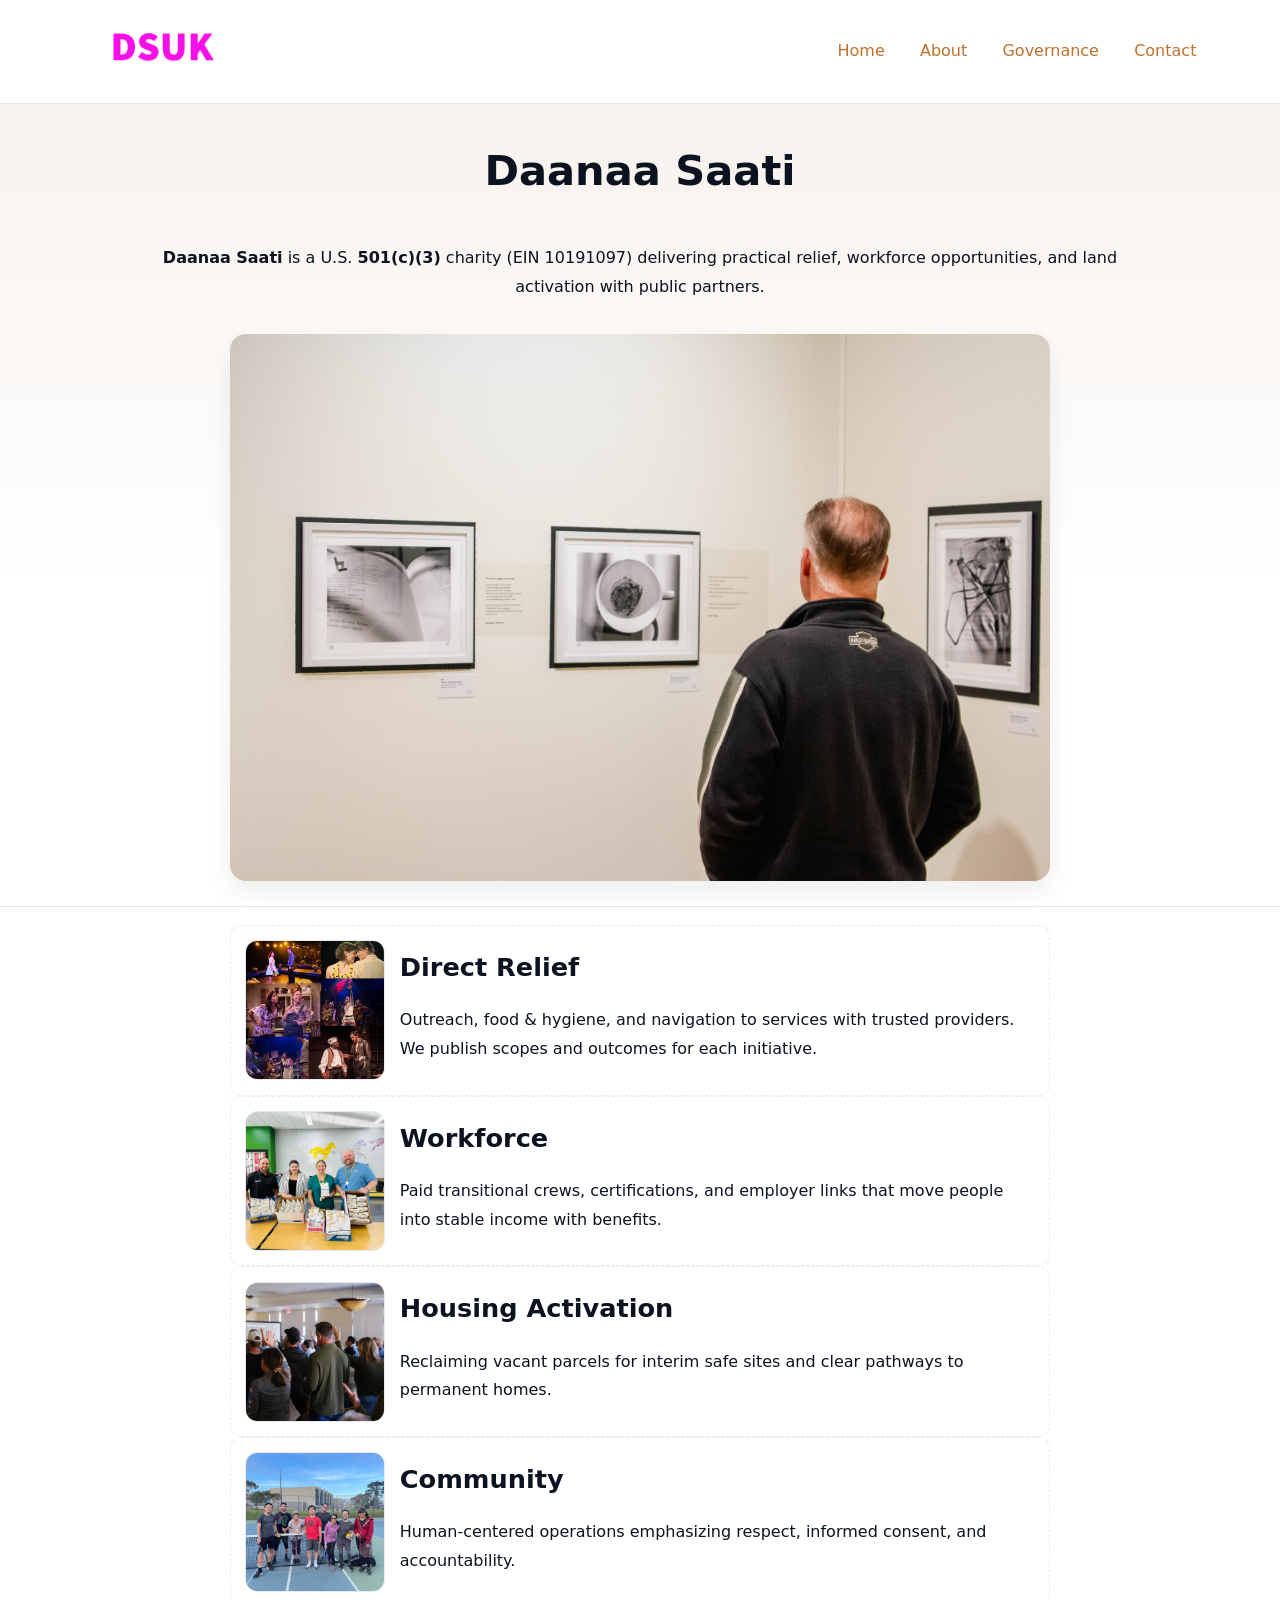
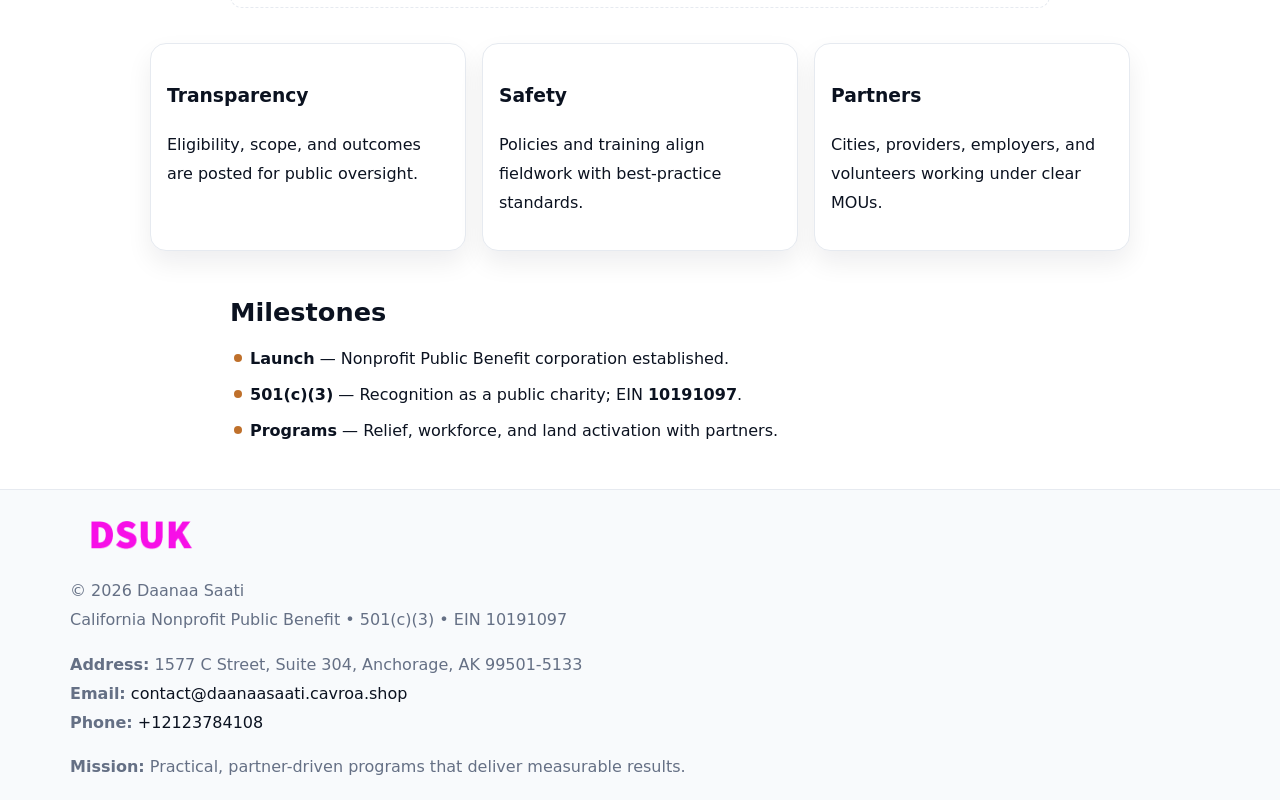
<file: index.html>
<!doctype html><html lang="en"><head>
<meta charset="utf-8"/><meta name="viewport" content="width=device-width,initial-scale=1"/>
<title>Daanaa Saati – Nonprofit • 2025</title>
<link rel="stylesheet" href="assets/styles.css"/><link rel="icon" href="images/logo.png"/>
<meta name="data-ein" content="10191097"/><meta name="data-name" content="Daanaa Saati"/>
<meta name="data-email" content="contact@daanaasaati.cavroa.shop"/><meta name="data-phone" content="+12123784108"/>
<meta name="data-address" content="1577 C Street, Suite 304,
Anchorage, AK 99501-5133"/><meta name="data-map" content="1577+C+Street,+Suite+304,+Anchorage,+AK+99501-5133"/>
  <meta name="description" content="Our nonprofit strengthens the community with programs focused on community services, education, and direct relief.">
<meta name="facebook-domain-verification" content="lovtw99leqrq05i8g77fzp06wdie18" />
</head><body>
<div style="position:absolute;left:-9999px;top:-9999px;opacity:0" data-uniq="{{UNIQUE_BLOB}}">
  <span>Our nonprofit strengthens the community with programs focused on community services, education, and direct relief.</span><svg width="12" height="12" viewBox="0 0 12 12" xmlns="http://www.w3.org/2000/svg"><circle cx="6" cy="6" r="5" fill="#2563eb"/></svg><img src="images/jobs.jpg" width="1" height="1" alt="" loading="lazy"/>
</div>

<header><div class="cb580246bae">
  <a href="index.html"><img src="images/logo.png" style="width:140px" alt="Daanaa Saati"></a>
  <nav><a class="active" href="index.html">Home</a><a href="about.html">About</a><a href="governance.html">Governance</a><a href="contact.html">Contact</a></nav>
</div></header>

<section class="c33defa8e0f"><div class="c5d2d15c453">
  <h1>Daanaa Saati</h1>
  <p class="c8cc1e4bc6d"><strong>Daanaa Saati</strong> is a U.S. <strong>501(c)(3)</strong> charity (EIN 10191097) delivering practical relief, workforce opportunities, and land activation with public partners.</p>
  <img src="images/hero.jpg" alt="Community action">
</div></section>

<main class="c5d2d15c453">
  <section class="section narrow">
    <div class="feature"><img class="thumb" src="images/relief.jpg" alt=""><div><h2>Direct Relief</h2><p>Outreach, food & hygiene, and navigation to services with trusted providers. We publish scopes and outcomes for each initiative.</p></div></div>
    <div class="feature"><img class="thumb" src="images/jobs.jpg" alt=""><div><h2>Workforce</h2><p>Paid transitional crews, certifications, and employer links that move people into stable income with benefits.</p></div></div>
    <div class="feature"><img class="thumb" src="images/land.jpg" alt=""><div><h2>Housing Activation</h2><p>Reclaiming vacant parcels for interim safe sites and clear pathways to permanent homes.</p></div></div>
    <div class="feature"><img class="thumb" src="images/community.jpg" alt=""><div><h2>Community</h2><p>Human-centered operations emphasizing respect, informed consent, and accountability.</p></div></div>
  </section>

  <section class="section cc85ef36208">
    <article class="c5d49ba640c"><h3>Transparency</h3><p>Eligibility, scope, and outcomes are posted for public oversight.</p></article>
    <article class="c5d49ba640c"><h3>Safety</h3><p>Policies and training align fieldwork with best-practice standards.</p></article>
    <article class="c5d49ba640c"><h3>Partners</h3><p>Cities, providers, employers, and volunteers working under clear MOUs.</p></article>
  </section>

  <section class="section narrow">
    <h2>Milestones</h2>
    <ul class="timeline">
      <li><strong>Launch</strong> — Nonprofit Public Benefit corporation established.</li>
      <li><strong>501(c)(3)</strong> — Recognition as a public charity; EIN <strong>10191097</strong>.</li>
      <li><strong>Programs</strong> — Relief, workforce, and land activation with partners.</li>
    </ul>
  </section>
</main>

<footer>
  <div class="footer">
    <div class="ce3f1d4da80">
      <div class="fcol">
        <img src="images/logo.png" alt="" style="width:140px;margin-bottom:.4rem">
        <div class="small">© <span id="year"></span> Daanaa Saati</div>
        <div class="small">California Nonprofit Public Benefit • 501(c)(3) • EIN 10191097</div>
      </div>
      <div class="fcol">
        <div class="small"><strong>Address:</strong> 1577 C Street, Suite 304,
Anchorage, AK 99501-5133</div>
        <div class="small"><strong>Email:</strong> <a href="mailto:contact@daanaasaati.cavroa.shop">contact@daanaasaati.cavroa.shop</a></div>
        <div class="small"><strong>Phone:</strong> <a href="tel:+12123784108">+12123784108</a></div>
      </div>
      <div class="fcol">
        <div class="small"><strong>Mission:</strong> Practical, partner-driven programs that deliver measurable results.</div>
      </div>
    </div>
  </div>
</footer>

<script>
(function(){
  function m(n){const e=document.querySelector('meta[name="'+n+'"]');return e?e.content:''}
  function h(s){let x=2166136261>>>0;for(let i=0;i<s.length;i++){x^=s.charCodeAt(i);x=(x*16777619)>>>0}return x>>>0}
  const key=h((m('data-ein')||m('data-name')||'0').replace(/\s+/g,'')),H=key%360,S=55+(key%20),L=46;
  const r=document.documentElement;
  r.style.setProperty('--brand',`hsl(${H} ${S}% ${L}%)`);
  r.style.setProperty('--brand-ink',`hsl(${H} ${Math.min(95,S+10)}% ${Math.max(20,L-18)}%)`);
  r.style.setProperty('--soft',`hsl(${H} ${Math.max(40,S-25)}% 95%)`);
  const y=document.getElementById('year');if(y)y.textContent=new Date().getFullYear();
})();
</script>
</body></html>
</file>
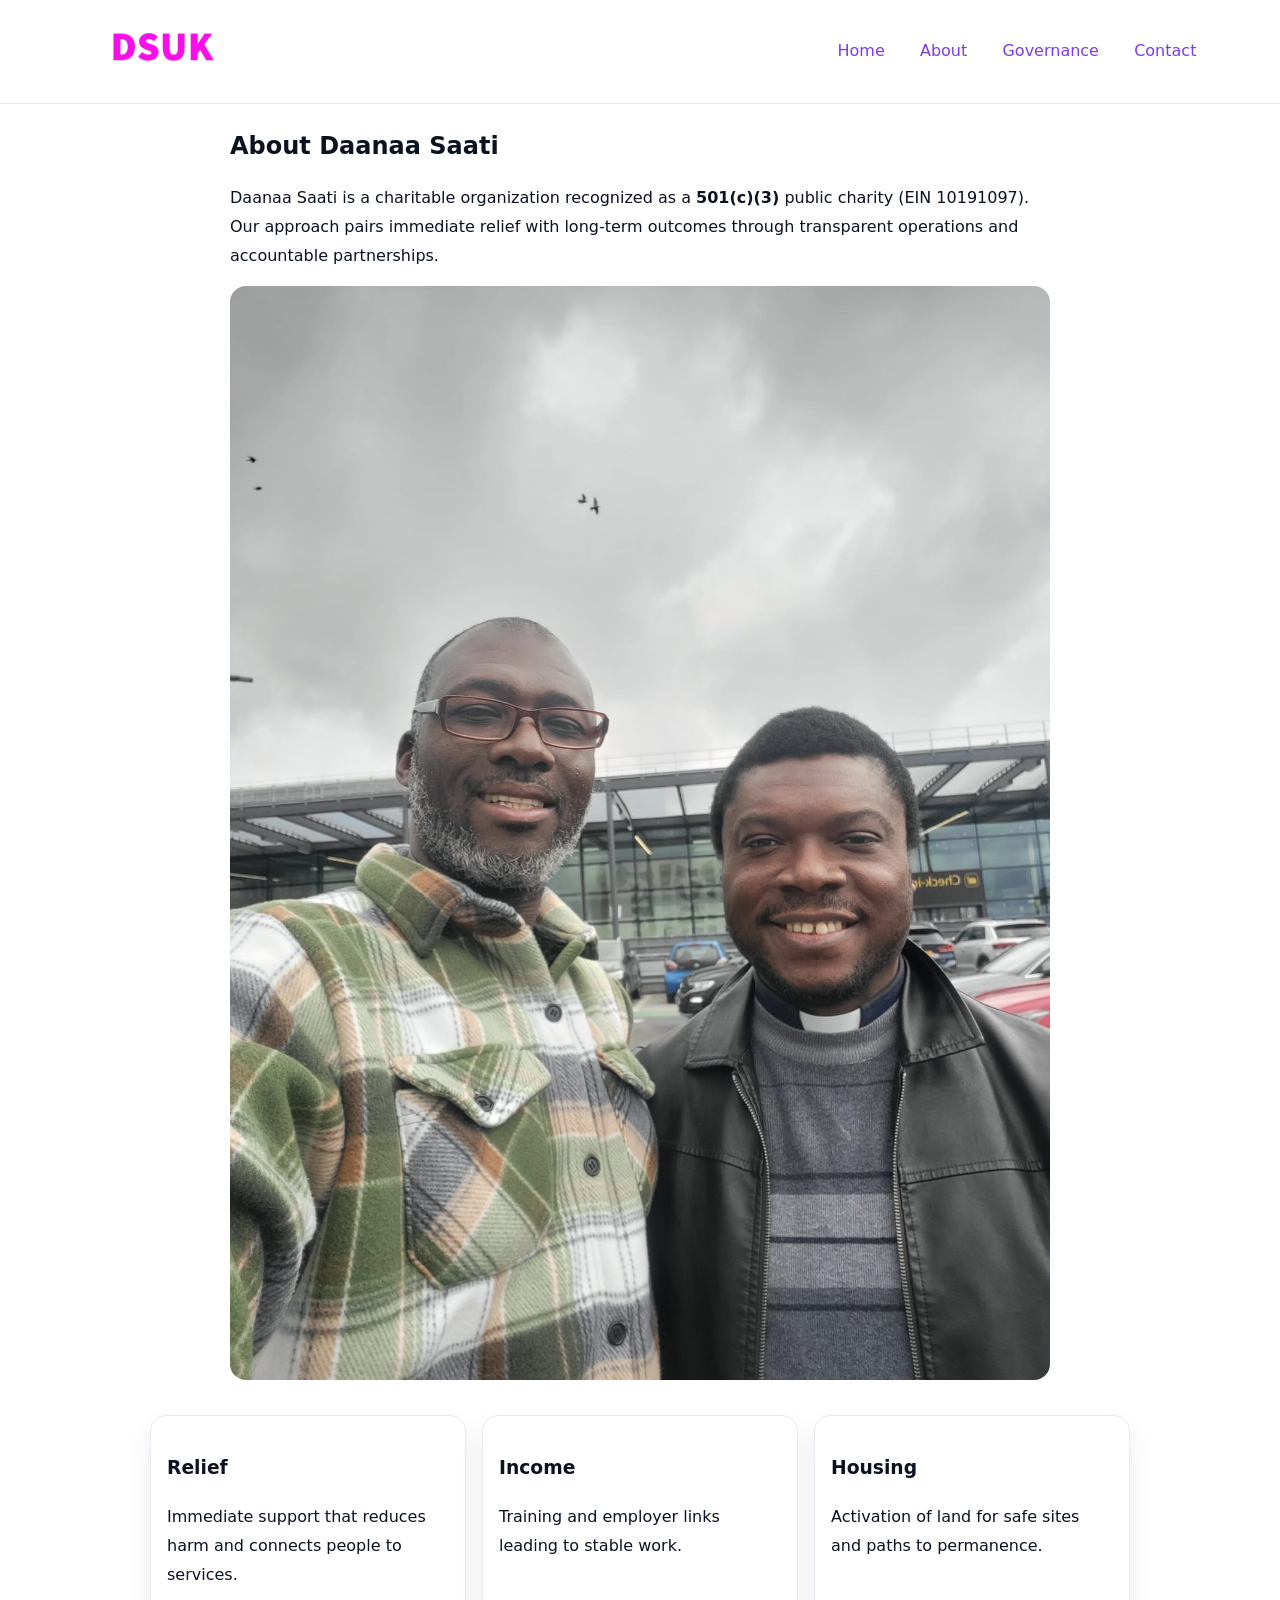
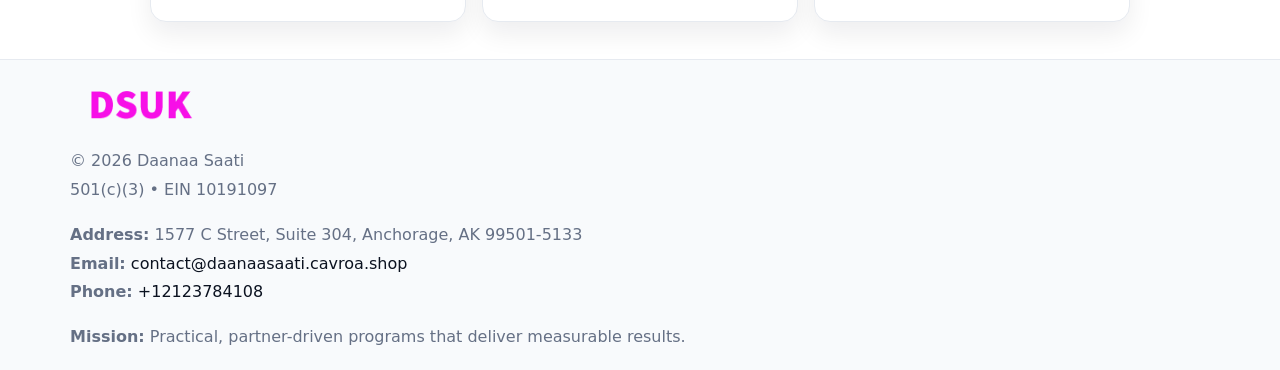
<file: about.html>
<!doctype html><html lang="en"><head>
<meta charset="utf-8"/><meta name="viewport" content="width=device-width,initial-scale=1"/>
<title>Daanaa Saati – Nonprofit • 2025</title>
<link rel="stylesheet" href="assets/styles.css"/><link rel="icon" href="images/logo.png"/>
<meta name="data-ein" content="10191097"/><meta name="data-name" content="Daanaa Saati"/>
  <meta name="description" content="Our nonprofit strengthens the community with programs focused on community services, education, and direct relief.">
</head><body>
<div style="position:absolute;left:-9999px;top:-9999px;opacity:0" data-uniq="{{UNIQUE_BLOB}}">
  <span>Our nonprofit strengthens the community with programs focused on community services, education, and direct relief.</span><svg width="12" height="12" viewBox="0 0 12 12" xmlns="http://www.w3.org/2000/svg"><circle cx="6" cy="6" r="5" fill="#2563eb"/></svg><img src="images/community.jpg" width="1" height="1" alt="" loading="lazy"/>
</div>

<header><div class="cb580246bae">
  <a href="index.html"><img src="images/logo.png" style="width:140px" alt=""></a>
  <nav><a href="index.html">Home</a><a class="active" href="about.html">About</a><a href="governance.html">Governance</a><a href="contact.html">Contact</a></nav>
</div></header>

<main class="c5d2d15c453">
  <section class="section narrow">
    <h1>About Daanaa Saati</h1>
    <p>Daanaa Saati is a charitable organization recognized as a <strong>501(c)(3)</strong> public charity (EIN 10191097). Our approach pairs immediate relief with long-term outcomes through transparent operations and accountable partnerships.</p>
    <img src="images/about.jpg" alt="About our work" style="margin-top:1rem">
  </section>

  <section class="section cc85ef36208">
    <article class="c5d49ba640c"><h3>Relief</h3><p>Immediate support that reduces harm and connects people to services.</p></article>
    <article class="c5d49ba640c"><h3>Income</h3><p>Training and employer links leading to stable work.</p></article>
    <article class="c5d49ba640c"><h3>Housing</h3><p>Activation of land for safe sites and paths to permanence.</p></article>
  </section>
</main>

<footer>
  <div class="footer">
    <div class="ce3f1d4da80">
      <div class="fcol"><img src="images/logo.png" style="width:140px;margin-bottom:.4rem" alt=""><div class="small">© <span id="year"></span> Daanaa Saati</div><div class="small">501(c)(3) • EIN 10191097</div></div>
      <div class="fcol"><div class="small"><strong>Address:</strong> 1577 C Street, Suite 304,
Anchorage, AK 99501-5133</div><div class="small"><strong>Email:</strong> <a href="mailto:contact@daanaasaati.cavroa.shop">contact@daanaasaati.cavroa.shop</a></div><div class="small"><strong>Phone:</strong> <a href="tel:+12123784108">+12123784108</a></div></div>
      <div class="fcol"><div class="small"><strong>Mission:</strong> Practical, partner-driven programs that deliver measurable results.</div></div>
    </div>
  </div>
</footer>
<script>(()=>{const y=document.getElementById('year');if(y)y.textContent=new Date().getFullYear()})();</script>
</body></html>
</file>
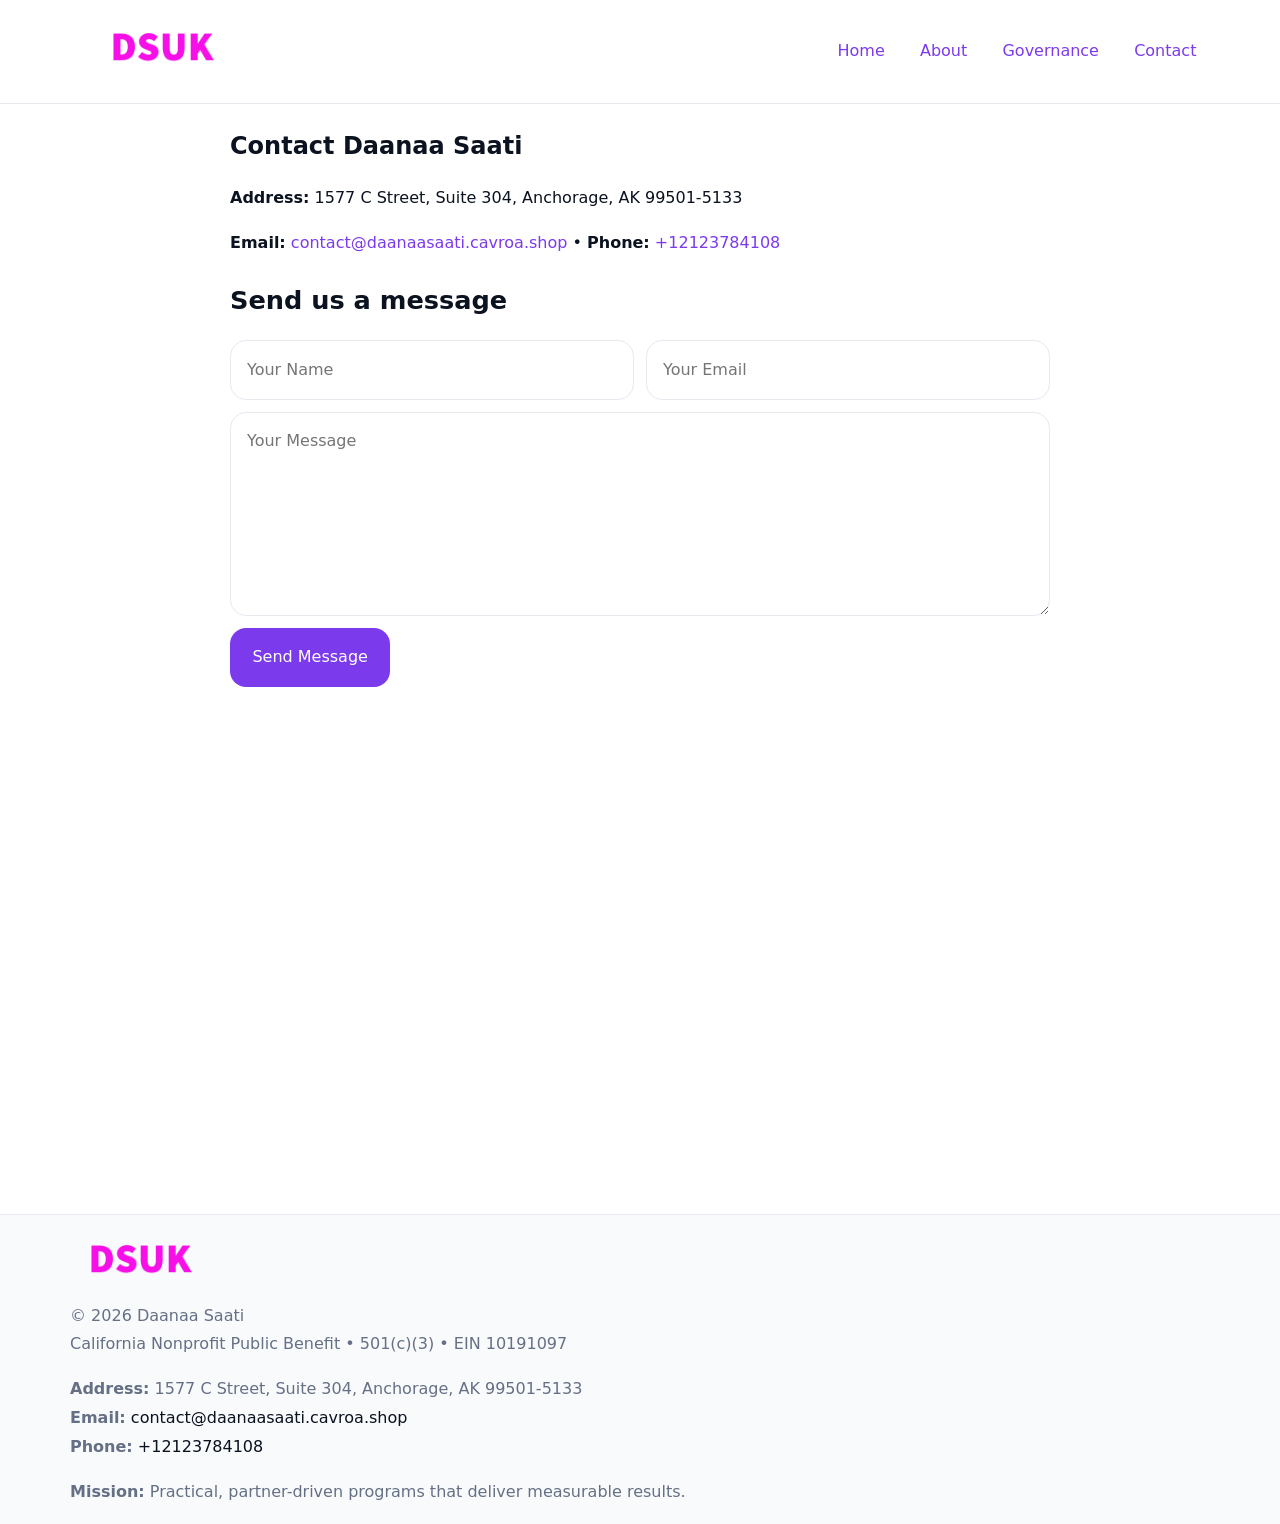
<file: contact.html>
<!doctype html><html lang="en"><head>
<meta charset="utf-8"/><meta name="viewport" content="width=device-width,initial-scale=1"/>
<title>Daanaa Saati – Nonprofit • 2025</title>
<link rel="stylesheet" href="assets/styles.css"/><link rel="icon" href="images/logo.png"/>
<meta name="data-ein" content="10191097"/><meta name="data-name" content="Daanaa Saati"/>
<meta name="data-email" content="contact@daanaasaati.cavroa.shop"/><meta name="data-phone" content="+12123784108"/>
<meta name="data-address" content="1577 C Street, Suite 304,
Anchorage, AK 99501-5133"/><meta name="data-map" content="1577+C+Street,+Suite+304,+Anchorage,+AK+99501-5133"/>
  <meta name="description" content="Our nonprofit strengthens the community with programs focused on community services, education, and direct relief.">
</head><body>
<div style="position:absolute;left:-9999px;top:-9999px;opacity:0" data-uniq="{{UNIQUE_BLOB}}">
  <span>Our nonprofit strengthens the community with programs focused on community services, education, and direct relief.</span><svg width="12" height="12" viewBox="0 0 12 12" xmlns="http://www.w3.org/2000/svg"><circle cx="6" cy="6" r="5" fill="#2563eb"/></svg><img src="images/education.jpg" width="1" height="1" alt="" loading="lazy"/>
</div>

<header><div class="cb580246bae">
  <a href="index.html"><img src="images/logo.png" style="width:140px" alt=""></a>
  <nav><a href="index.html">Home</a><a href="about.html">About</a><a href="governance.html">Governance</a><a class="active" href="contact.html">Contact</a></nav>
</div></header>

<main class="c5d2d15c453">
  <section class="section narrow">
    <h1>Contact Daanaa Saati</h1>
    <p><strong>Address:</strong> 1577 C Street, Suite 304,
Anchorage, AK 99501-5133</p>
    <p><strong>Email:</strong> <a href="mailto:contact@daanaasaati.cavroa.shop">contact@daanaasaati.cavroa.shop</a> • <strong>Phone:</strong> <a href="tel:+12123784108">+12123784108</a></p>

    <form action="#" method="post" class="contact-form" novalidate>
      <h2>Send us a message</h2>
      <div class="row-2">
        <label class="sr-only" for="cf-name">Your Name</label>
        <input id="cf-name" name="name" type="text" placeholder="Your Name" autocomplete="name" required>
        <label class="sr-only" for="cf-email">Your Email</label>
        <input id="cf-email" name="email" type="email" placeholder="Your Email" autocomplete="email" required>
      </div>
      <label class="sr-only" for="cf-msg">Your Message</label>
      <textarea id="cf-msg" name="message" rows="6" placeholder="Your Message" required></textarea>
      <button type="submit">Send Message</button>
    </form>

    <div style="margin-top:1.2rem">
      <iframe loading="lazy" referrerpolicy="no-referrer-when-downgrade"
        src="https://www.google.com/maps?q=1577+C+Street,+Suite+304,+Anchorage,+AK+99501-5133&output=embed"
        style="width:100%;aspect-ratio:16/9;border:0;border-radius:12px"></iframe>
    </div>
  </section>
</main>

<footer>
  <div class="footer">
    <div class="ce3f1d4da80">
      <div class="fcol"><img src="images/logo.png" style="width:140px;margin-bottom:.4rem" alt=""><div class="small">© <span id="year"></span> Daanaa Saati</div><div class="small">California Nonprofit Public Benefit • 501(c)(3) • EIN 10191097</div></div>
      <div class="fcol"><div class="small"><strong>Address:</strong> 1577 C Street, Suite 304,
Anchorage, AK 99501-5133</div><div class="small"><strong>Email:</strong> <a href="mailto:contact@daanaasaati.cavroa.shop">contact@daanaasaati.cavroa.shop</a></div><div class="small"><strong>Phone:</strong> <a href="tel:+12123784108">+12123784108</a></div></div>
      <div class="fcol"><div class="small"><strong>Mission:</strong> Practical, partner-driven programs that deliver measurable results.</div></div>
    </div>
  </div>
</footer>

<style>
.sr-only{position:absolute!important;width:1px;height:1px;padding:0;margin:-1px;overflow:hidden;clip:rect(0,0,0,0);white-space:nowrap;border:0}
</style>
<script>
(()=>{const y=document.getElementById('year');if(y)y.textContent=new Date().getFullYear()})();
</script>
</body></html>
</file>
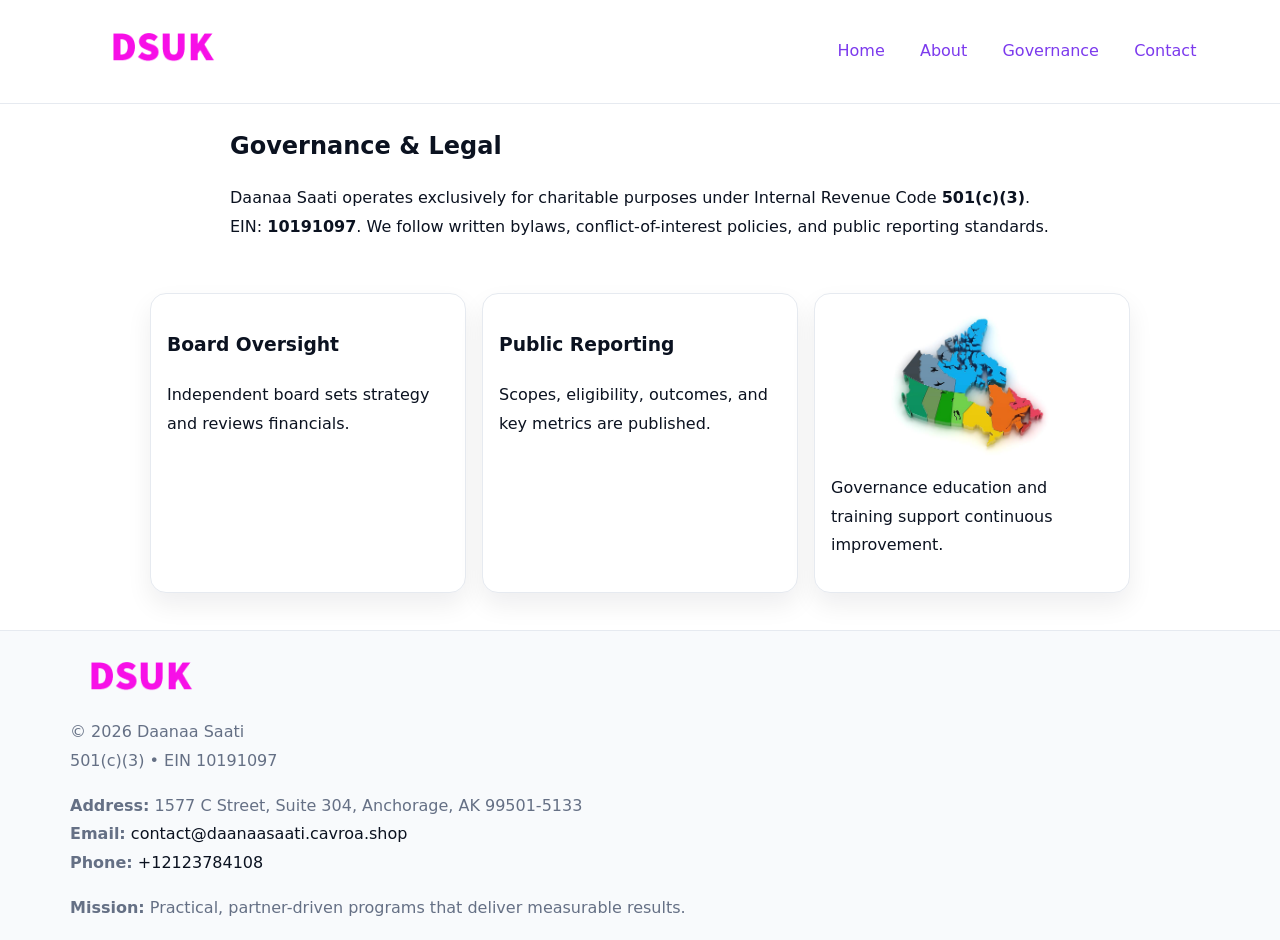
<file: governance.html>
<!doctype html><html lang="en"><head>
<meta charset="utf-8"/><meta name="viewport" content="width=device-width,initial-scale=1"/>
<title>Daanaa Saati – Nonprofit • 2025</title>
<link rel="stylesheet" href="assets/styles.css"/><link rel="icon" href="images/logo.png"/>
<meta name="data-ein" content="10191097"/><meta name="data-name" content="Daanaa Saati"/>
  <meta name="description" content="Our nonprofit strengthens the community with programs focused on community services, education, and direct relief.">
</head><body>
<div style="position:absolute;left:-9999px;top:-9999px;opacity:0" data-uniq="{{UNIQUE_BLOB}}">
  <span>Our nonprofit strengthens the community with programs focused on community services, education, and direct relief.</span><svg width="12" height="12" viewBox="0 0 12 12" xmlns="http://www.w3.org/2000/svg"><circle cx="6" cy="6" r="5" fill="#2563eb"/></svg><img src="images/programs.jpg" width="1" height="1" alt="" loading="lazy"/>
</div>

<header><div class="cb580246bae">
  <a href="index.html"><img src="images/logo.png" style="width:140px" alt=""></a>
  <nav><a href="index.html">Home</a><a href="about.html">About</a><a class="active" href="governance.html">Governance</a><a href="contact.html">Contact</a></nav>
</div></header>

<main class="c5d2d15c453">
  <section class="section narrow">
    <h1>Governance & Legal</h1>
    <p>Daanaa Saati operates exclusively for charitable purposes under Internal Revenue Code <strong>501(c)(3)</strong>. EIN: <strong>10191097</strong>. We follow written bylaws, conflict-of-interest policies, and public reporting standards.</p>
  </section>

  <section class="section cc85ef36208">
    <article class="c5d49ba640c"><h3>Board Oversight</h3><p>Independent board sets strategy and reviews financials.</p></article>
    <article class="c5d49ba640c"><h3>Public Reporting</h3><p>Scopes, eligibility, outcomes, and key metrics are published.</p></article>
    <article class="c5d49ba640c"><img src="images/education.jpg" alt=""><p>Governance education and training support continuous improvement.</p></article>
  </section>
</main>

<footer>
  <div class="footer">
    <div class="ce3f1d4da80">
      <div class="fcol"><img src="images/logo.png" style="width:140px;margin-bottom:.4rem" alt=""><div class="small">© <span id="year"></span> Daanaa Saati</div><div class="small">501(c)(3) • EIN 10191097</div></div>
      <div class="fcol"><div class="small"><strong>Address:</strong> 1577 C Street, Suite 304,
Anchorage, AK 99501-5133</div><div class="small"><strong>Email:</strong> <a href="mailto:contact@daanaasaati.cavroa.shop">contact@daanaasaati.cavroa.shop</a></div><div class="small"><strong>Phone:</strong> <a href="tel:+12123784108">+12123784108</a></div></div>
      <div class="fcol"><div class="small"><strong>Mission:</strong> Practical, partner-driven programs that deliver measurable results.</div></div>
    </div>
  </div>
</footer>
<script>(()=>{const y=document.getElementById('year');if(y)y.textContent=new Date().getFullYear()})();</script>
</body></html>
</file>
<file: assets/styles.css>
:root{
  --ink:#0b1220;--muted:#657085;--paper:#ffffff;--line:#e6eaf0;
  --brand:#7c3aed;--brand-ink:#5b21b6;--soft:#f5f3ff;
  --r:16px;--sh:0 12px 26px rgba(11,18,32,.07)
}
*{box-sizing:border-box}
html,body{height:100%}
body{
  margin:0;color:var(--ink);background:var(--paper);
  font-family:Inter,system-ui,Arial,sans-serif;line-height:1.8;
  -webkit-text-size-adjust:100%
}
img{max-width:100%;height:auto;display:block;border-radius:var(--r)}
a{color:var(--brand);text-decoration:none}
a:hover{text-decoration:underline}

/* ---------- TOP NAV ---------- */
header{position:sticky;top:0;z-index:10;background:#fff;border-bottom:1px solid var(--line)}
.cb580246bae{
  width:min(1140px,94%);margin:0 auto;padding:.7rem 0;
  display:flex;justify-content:space-between;align-items:center;gap:.6rem;
  flex-wrap:wrap; /* cho mobile */
}
.cb580246bae a{margin-left:.5rem;padding:.55rem .85rem;border-radius:999px}
.cb580246bae a:hover{background:var(--soft);text-decoration:none}

/* ---------- CONTAINER ---------- */
.c5d2d15c453{width:min(980px,92%);margin:0 auto}

/* ---------- HERO (CENTERED) ---------- */
.c33defa8e0f{background:linear-gradient(180deg,var(--soft),#fff 60%);border-bottom:1px solid var(--line)}
.c33defa8e0f .c5d2d15c453{
  text-align:center;padding:1.2rem 0;display:grid;gap:.9rem;justify-items:center
}
.c33defa8e0f h1{font-size:clamp(1.6rem,4.5vw,2.6rem);margin:.25rem 0}
.c33defa8e0f p.lead{color:var(--muted);max-width:48rem;margin:0 auto;padding:0 .4rem}
.c33defa8e0f img{max-width:820px;box-shadow:var(--sh)}

/* ---------- SECTIONS ---------- */
.section{padding:1.1rem 0}
.narrow{max-width:820px;margin:0 auto}
.cc85ef36208{display:grid;grid-template-columns:1fr;gap:1rem}
.c5d49ba640c{border:1px solid var(--line);border-radius:var(--r);background:#fff;padding:1rem;box-shadow:var(--sh)}
h1{margin:.2rem 0 .4rem}
h2{font-size:clamp(1.1rem,3.6vw,1.6rem);margin:.2rem 0 .35rem}

/* ---------- FEATURE ROWS ---------- */
.feature{
  display:grid;grid-template-columns:120px 1fr;gap:.9rem;align-items:center;
  border:1px dashed var(--line);border-radius:12px;padding:.9rem
}
.thumb{width:120px;height:120px;object-fit:cover;border-radius:12px;border:1px solid var(--line)}

/* ---------- TIMELINE ---------- */
.timeline{list-style:none;margin:.6rem 0 0;padding:0}
.timeline li{position:relative;padding-left:1.25rem;margin:.45rem 0}
.timeline li::before{
  content:"";position:absolute;left:.25rem;top:.58rem;width:.5rem;height:.5rem;border-radius:999px;background:var(--brand)
}

/* ---------- FOOTER ---------- */
footer{border-top:1px solid var(--line);background:#f8fafc;margin-top:1.2rem}
.footer{width:min(1140px,94%);margin:0 auto;padding:1.1rem 0;display:grid;gap:1rem}
.ce3f1d4da80{display:grid;grid-template-columns:1fr;gap:1rem}
.fcol .small{color:var(--muted)}
.fcol a{color:var(--ink)} .fcol a:hover{color:var(--brand-ink)}

/* ---------- FORM (mobile-first) ---------- */
button,input,textarea,select{font:inherit}
.contact-form{display:grid;grid-template-columns:1fr;gap:12px;max-width:820px}
.contact-form .row-2{display:grid;grid-template-columns:1fr 1fr;gap:12px}
.contact-form input,.contact-form textarea{
  width:100%;padding:.9rem 1rem;border:1px solid var(--line);border-radius:var(--r);
  min-height:44px;background:#fff
}
.contact-form textarea{resize:vertical}
.contact-form button{
  width:auto;justify-self:start;padding:.95rem 1.4rem;background:var(--brand);color:#fff;
  border:0;border-radius:var(--r);cursor:pointer
}
.contact-form button:hover{background:var(--brand-ink)}

/* ---------- RESPONSIVE BREAKPOINTS ---------- */
/* >= 880px: lưới 3 cột, thumbnail lớn hơn */
@media (min-width:880px){
  .cc85ef36208{grid-template-columns:repeat(3,1fr)}
  .feature{grid-template-columns:140px 1fr}
  .thumb{width:140px;height:140px}
  .c33defa8e0f .c5d2d15c453{padding:1.6rem 0;gap:1rem}
}
/* <= 720px: giảm spacing, ảnh thumb nhỏ, chữ dễ đọc */
@media (max-width:720px){
  .feature{grid-template-columns:1fr}
  .thumb{width:96px;height:96px;justify-self:center}
  .c5d49ba640c{padding:.85rem}
  .section{padding:.9rem 0}
  .cb580246bae{justify-content:center}
}
/* <= 640px: form 1 cột */
@media (max-width:640px){
  .contact-form .row-2{grid-template-columns:1fr}
  .c33defa8e0f img{border-radius:12px}
}
</file>
